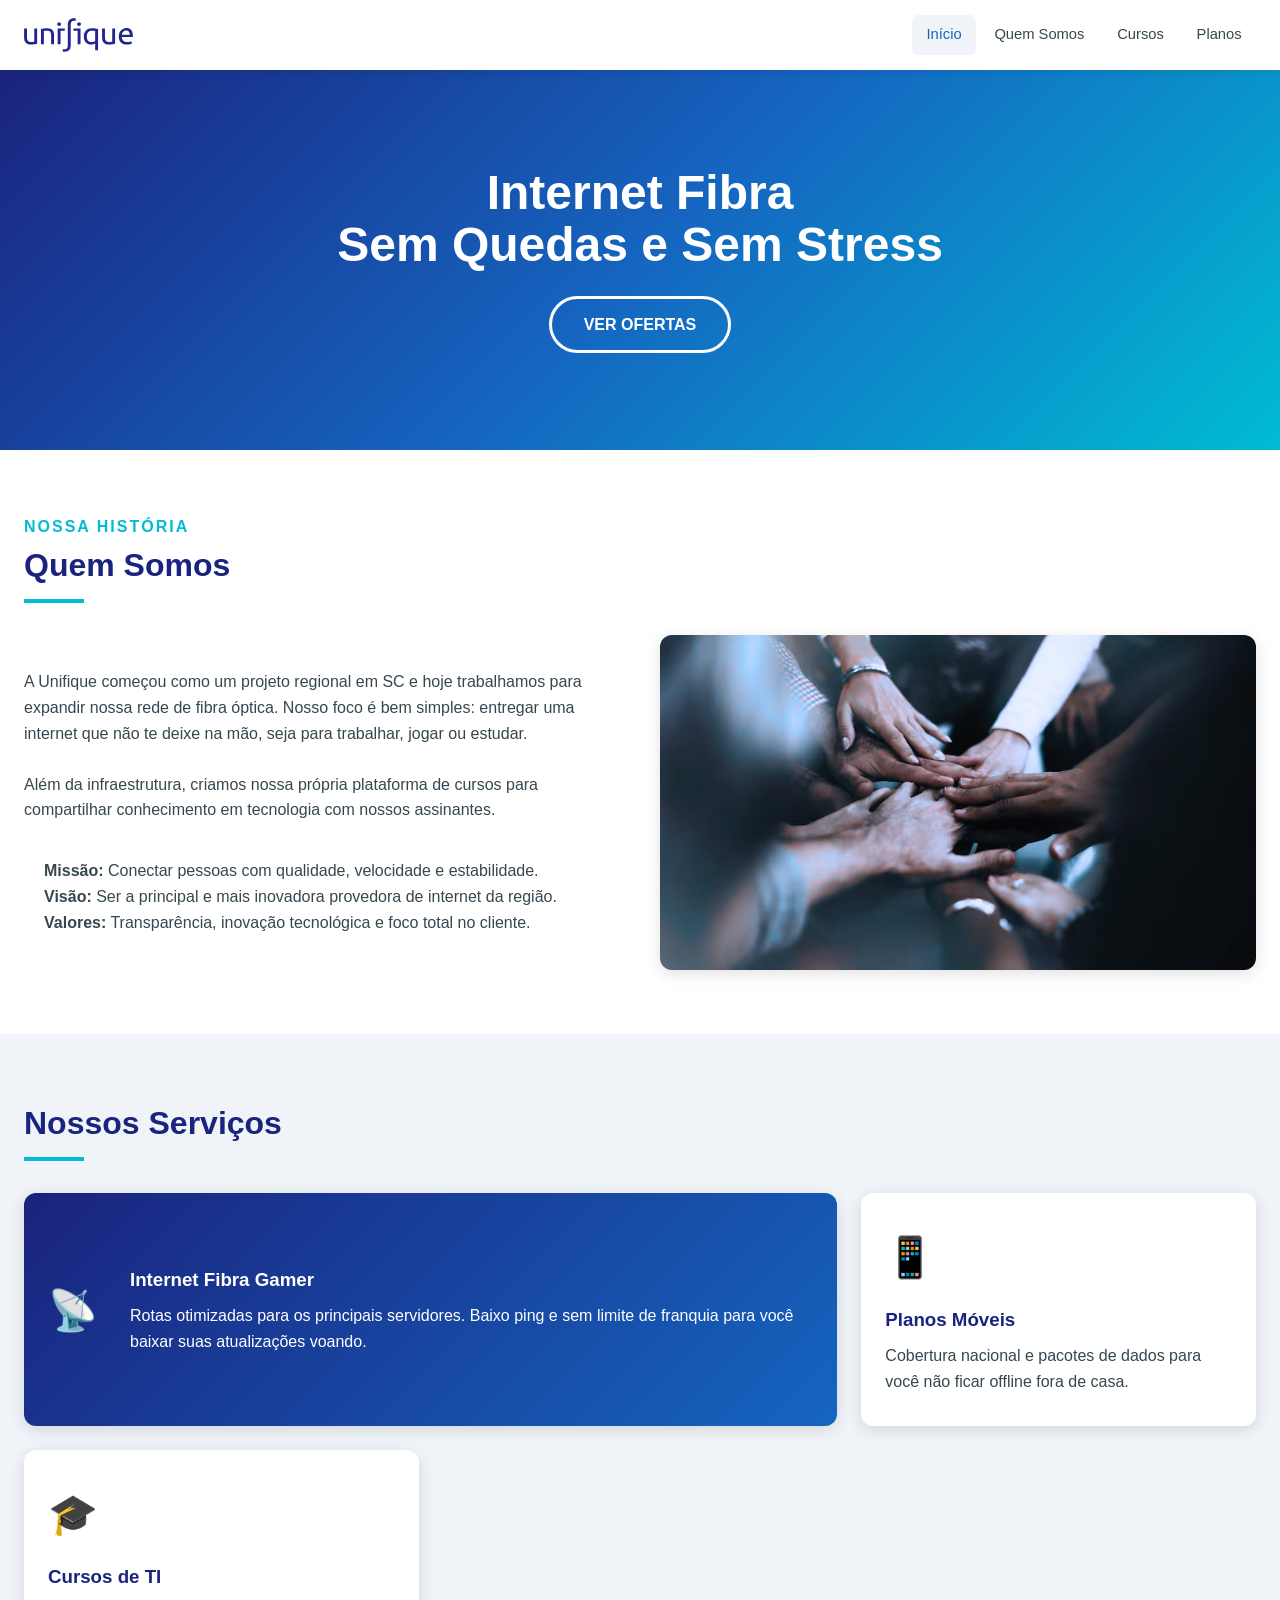
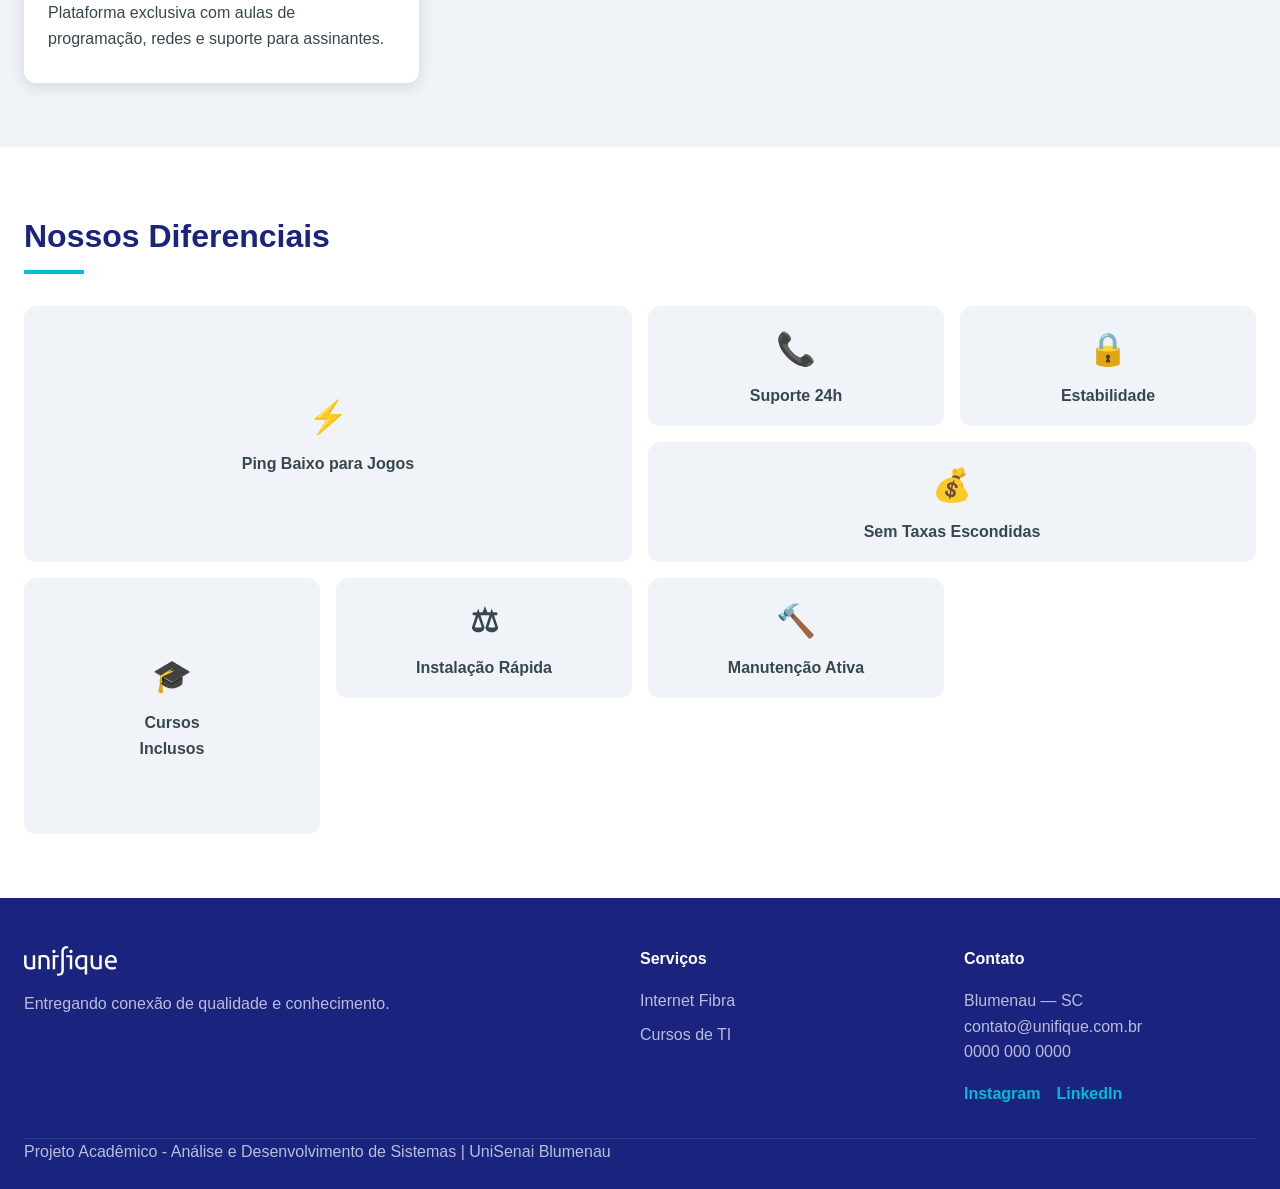
<file: index.html>
<!DOCTYPE html>
<html lang="pt-BR">

<head>
  <meta charset="UTF-8" />
  <meta name="viewport" content="width=device-width, initial-scale=1.0" />
  <title>Unifique — Internet Fibra</title>
  <link rel="stylesheet" href="style.css" />
</head>

<body>

  <div class="site-wrapper">
    <header>
      <div class="header-inner">
        <a href="index.html" class="logo">
          <img src="imagens/logo.svg" alt="Logo Unifique" class="logo-img">
        </a>
        <nav>
          <ul class="nav-list">
            <li><a href="index.html" class="ativo">Início</a></li>
            <li><a href="#quem-somos">Quem Somos</a></li>
            <li><a href="cursos.html">Cursos</a></li>
            <li><a href="produto.html">Planos</a></li>
          </ul>
        </nav>
      </div>
    </header>

    <main>
      <section class="hero">
        <div class="hero-content">
          <h1>Internet Fibra<br>Sem Quedas e Sem Stress</h1>
          <a href="produto.html" class="btn-hero">VER OFERTAS</a>
        </div>
      </section>

      <section class="quem-somos" id="quem-somos">
        <div class="section-container">
          <p class="section-subtitle">Nossa história</p>
          <h2 class="section-title">Quem Somos</h2>
          <div class="section-divider"></div>

          <div class="quem-somos-grid">
            <div class="quem-texto">
              <p>A Unifique começou como um projeto regional em SC e hoje trabalhamos para expandir nossa rede de fibra
                óptica. Nosso foco é bem simples: entregar uma internet que não te deixe na mão, seja para trabalhar,
                jogar ou estudar.</p>
              <br>
              <p>Além da infraestrutura, criamos nossa própria plataforma de cursos para compartilhar conhecimento em
                tecnologia com nossos assinantes.</p>
              <br>
              <ul style="margin-left: 20px; padding-top: 10px;">
                <li><strong>Missão:</strong> Conectar pessoas com qualidade, velocidade e estabilidade.</li>
                <li><strong>Visão:</strong> Ser a principal e mais inovadora provedora de internet da região.</li>
                <li><strong>Valores:</strong> Transparência, inovação tecnológica e foco total no cliente.</li>
              </ul>
            </div>
            <div class="quem-imagem">
              <img src="imagens/quem somos.png" alt="Quem somos">
            </div>
          </div>
        </div>
      </section>

      <section class="servicos" id="servicos">
        <div class="section-container">
          <h2 class="section-title">Nossos Serviços</h2>
          <div class="section-divider"></div>

          <div class="servicos-grid">
            <article class="servico-card premium">
              <div class="servico-icone">&#128225;</div>
              <div>
                <h3>Internet Fibra Gamer</h3>
                <p>Rotas otimizadas para os principais servidores. Baixo ping e sem limite de franquia para você baixar
                  suas atualizações voando.</p>
              </div>
            </article>

            <article class="servico-card">
              <div class="servico-icone">&#128241;</div>
              <h3>Planos Móveis</h3>
              <p>Cobertura nacional e pacotes de dados para você não ficar offline fora de casa.</p>
            </article>

            <article class="servico-card">
              <div class="servico-icone">&#127891;</div>
              <h3>Cursos de TI</h3>
              <p>Plataforma exclusiva com aulas de programação, redes e suporte para assinantes.</p>
            </article>
          </div>
        </div>
      </section>

      <section class="diferenciais" id="diferenciais">
        <div class="section-container">
          <h2 class="section-title">Nossos Diferenciais</h2>
          <div class="section-divider"></div>

          <div class="diferenciais-grid">
            <div class="diferencial-item grande">
              <div class="icon">&#9889;</div>
              <span>Ping Baixo para Jogos</span>
            </div>
            <div class="diferencial-item">
              <div class="icon">&#128222;</div>
              <span>Suporte 24h</span>
            </div>
            <div class="diferencial-item largo">
              <div class="icon">&#128176;</div>
              <span>Sem Taxas Escondidas</span>
            </div>
            <div class="diferencial-item">
              <div class="icon">&#128274;</div>
              <span>Estabilidade</span>
            </div>
            <div class="diferencial-item alto">
              <div class="icon">&#127891;</div>
              <span>Cursos<br>Inclusos</span>
            </div>
            <div class="diferencial-item">
              <div class="icon">&#9878;</div>
              <span>Instalação Rápida</span>
            </div>
            <div class="diferencial-item">
              <div class="icon">&#128296;</div>
              <span>Manutenção Ativa</span>
            </div>
          </div>
        </div>
      </section>
    </main>

    <footer>
      <div class="footer-grid">
        <div class="footer-col">
          <img src="imagens/logo.svg" alt="Unifique"
            style="height: 30px; margin-bottom: 15px; filter: brightness(0) invert(1);">
          <p>Entregando conexão de qualidade e conhecimento.</p>
        </div>
        <div class="footer-col">
          <h4>Serviços</h4>
          <ul>
            <li><a href="produto.html">Internet Fibra</a></li>
            <li><a href="cursos.html">Cursos de TI</a></li>
          </ul>
        </div>
        <div class="footer-col">
          <h4>Contato</h4>
          <p>Blumenau — SC</p>
          <p>contato@unifique.com.br</p>
          <p>0000 000 0000</p>
          <div class="redes-sociais">
            <a href="#">Instagram</a>
            <a href="#">LinkedIn</a>
          </div>
        </div>
      </div>
      <div class="footer-bottom">
        <p>Projeto Acadêmico - Análise e Desenvolvimento de Sistemas | UniSenai Blumenau</p>
      </div>
    </footer>
  </div>

</body>

</html>
</file>
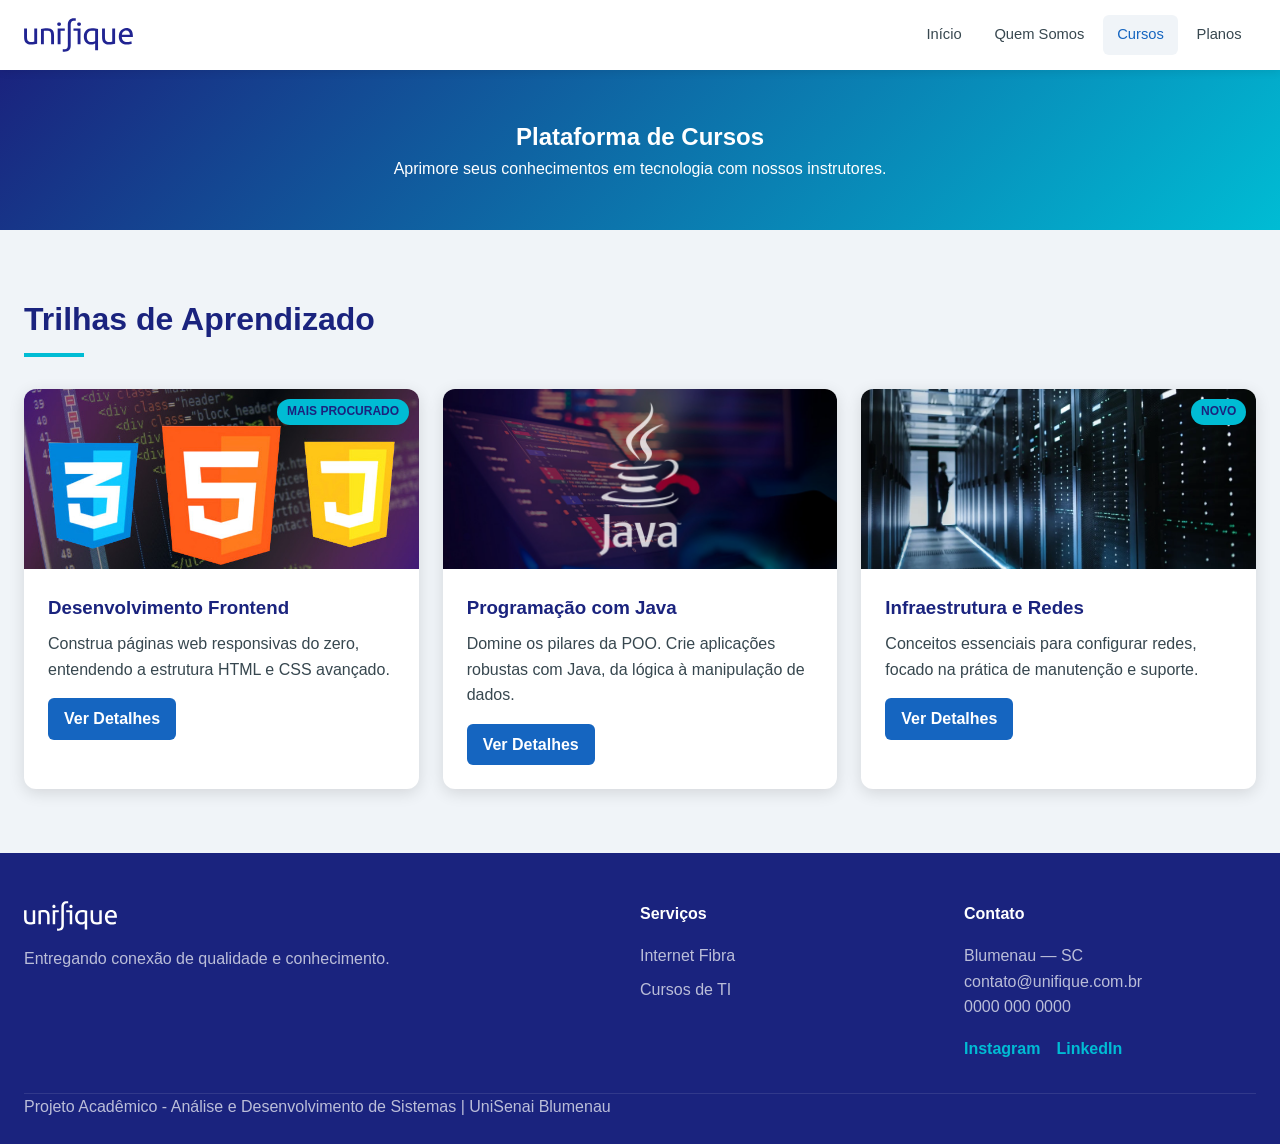
<file: cursos.html>
<!DOCTYPE html>
<html lang="pt-BR">

<head>
  <meta charset="UTF-8" />
  <meta name="viewport" content="width=device-width, initial-scale=1.0" />
  <title>Cursos Online — Unifique</title>
  <link rel="stylesheet" href="style.css" />
</head>

<body>

  <div class="site-wrapper">
    <header>
      <div class="header-inner">
        <a href="index.html" class="logo">
          <img src="imagens/logo.svg" alt="Logo Unifique" class="logo-img">
        </a>
        <nav>
          <ul class="nav-list">
            <li><a href="index.html">Início</a></li>
            <li><a href="index.html#quem-somos">Quem Somos</a></li>
            <li><a href="cursos.html" class="ativo">Cursos</a></li>
            <li><a href="produto.html">Planos</a></li>
          </ul>
        </nav>
      </div>
    </header>

    <main>
      <section class="cursos-hero">
        <h1>Plataforma de Cursos</h1>
        <p>Aprimore seus conhecimentos em tecnologia com nossos instrutores.</p>
      </section>

      <section class="cursos-lista">
        <div class="section-container">
          <h2 class="section-title">Trilhas de Aprendizado</h2>
          <div class="section-divider"></div>

          <div class="cursos-grid">
            <article class="curso-card">
              <div class="curso-card-img">
                <span class="curso-badge">Mais Procurado</span>
                <img src="imagens/cursos/frontend.jpg" alt="Código na tela">
              </div>
              <div class="curso-card-body">
                <h3>Desenvolvimento Frontend</h3>
                <p>Construa páginas web responsivas do zero, entendendo a estrutura HTML e CSS avançado.</p>
                <a href="#" class="btn-comprar">Ver Detalhes</a>
              </div>
            </article>

            <article class="curso-card">
              <div class="curso-card-img">
                <img src="imagens/cursos/backend.jpg" alt="Linguagem Java">
              </div>
              <div class="curso-card-body">
                <h3>Programação com Java</h3>
                <p>Domine os pilares da POO. Crie aplicações robustas com Java, da lógica à manipulação de dados.</p>
                <a href="#" class="btn-comprar">Ver Detalhes</a>
              </div>
            </article>

            <article class="curso-card">
              <div class="curso-card-img">
                <span class="curso-badge">Novo</span>
                <img src="imagens/cursos/redes.webp" alt="Servidores de Rede">
              </div>
              <div class="curso-card-body">
                <h3>Infraestrutura e Redes</h3>
                <p>Conceitos essenciais para configurar redes, focado na prática de manutenção e suporte.</p>
                <a href="#" class="btn-comprar">Ver Detalhes</a>
              </div>
            </article>
          </div>
        </div>
      </section>
    </main>

    <footer>
      <div class="footer-grid">
        <div class="footer-col">
          <img src="imagens/logo.svg" alt="Unifique"
            style="height: 30px; margin-bottom: 15px; filter: brightness(0) invert(1);">
          <p>Entregando conexão de qualidade e conhecimento.</p>
        </div>
        <div class="footer-col">
          <h4>Serviços</h4>
          <ul>
            <li><a href="produto.html">Internet Fibra</a></li>
            <li><a href="cursos.html">Cursos de TI</a></li>
          </ul>
        </div>
        <div class="footer-col">
          <h4>Contato</h4>
          <p>Blumenau — SC</p>
          <p>contato@unifique.com.br</p>
          <p>0000 000 0000</p>
          <div class="redes-sociais">
            <a href="#">Instagram</a>
            <a href="#">LinkedIn</a>
          </div>
        </div>
      </div>
      <div class="footer-bottom">
        <p>Projeto Acadêmico - Análise e Desenvolvimento de Sistemas | UniSenai Blumenau</p>
      </div>
    </footer>
  </div>

</body>

</html>
</file>
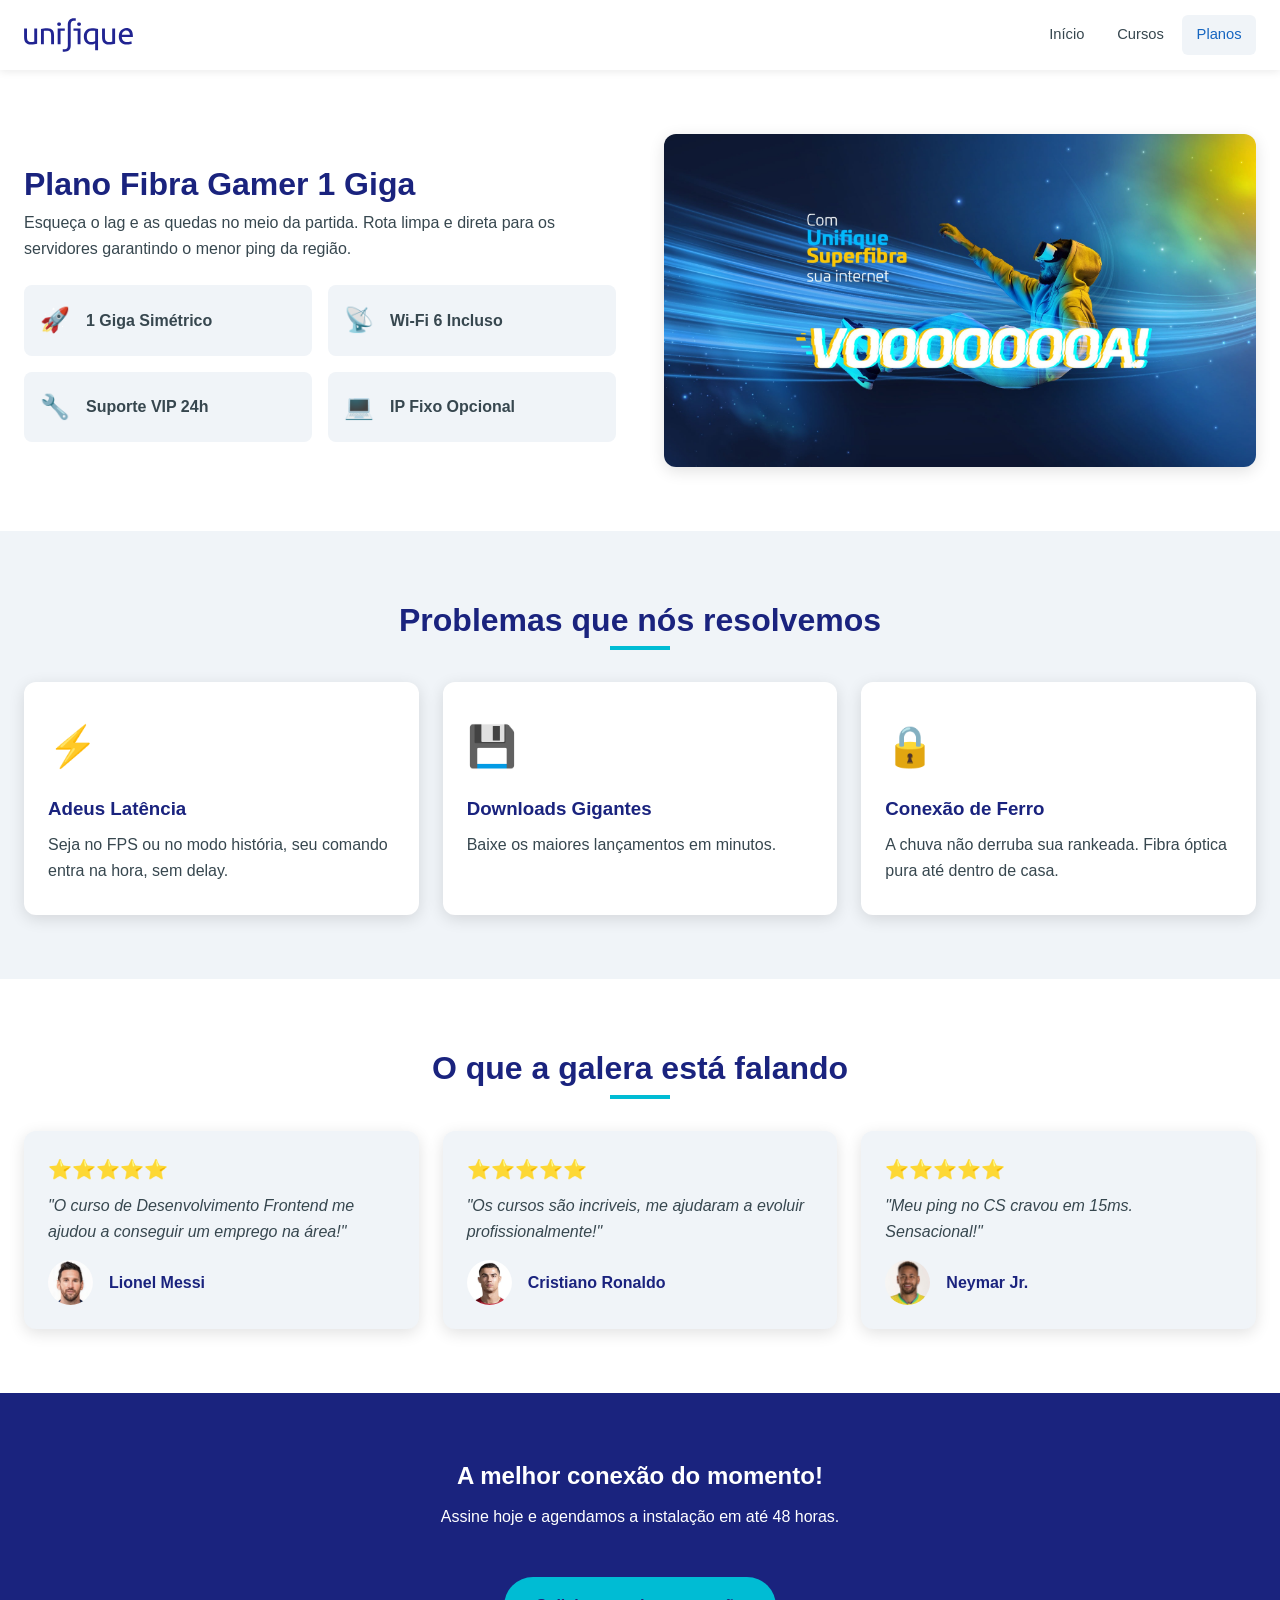
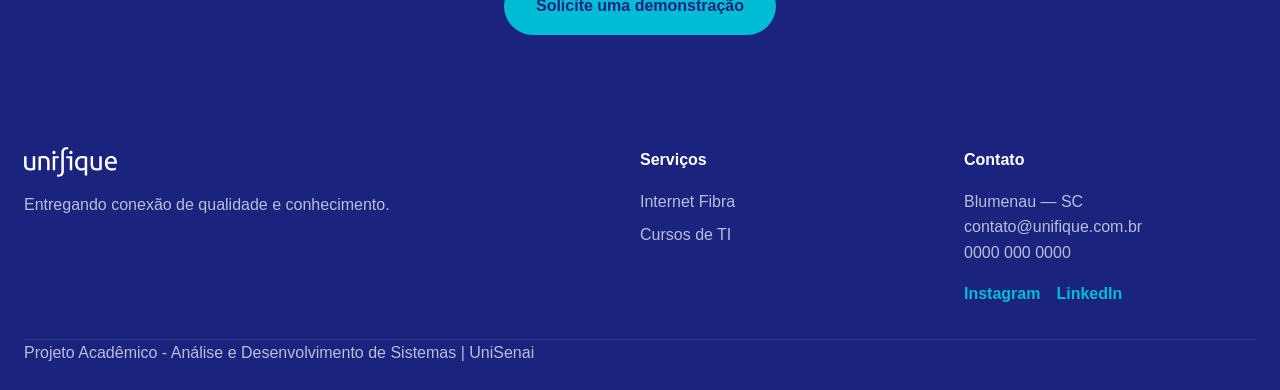
<file: produto.html>
<!DOCTYPE html>
<html lang="pt-BR">
<head>
  <meta charset="UTF-8" />
  <meta name="viewport" content="width=device-width, initial-scale=1.0" />
  <title>Plano Gamer — Unifique</title>
  <link rel="stylesheet" href="style.css" />
</head>
<body>

<div class="site-wrapper">
  <header>
    <div class="header-inner">
      <a href="index.html" class="logo">
        <img src="imagens/logo.svg" alt="Logo Unifique" class="logo-img">
      </a>
      <nav>
        <ul class="nav-list">
          <li><a href="index.html">Início</a></li>
          <li><a href="cursos.html">Cursos</a></li>
          <li><a href="produto.html" class="ativo">Planos</a></li>
        </ul>
      </nav>
    </div>
  </header>

  <main>
    <section class="produto-apresentacao">
      <div class="section-container">
        <div class="produto-grid">
          <div>
            <h1 class="section-title">Plano Fibra Gamer 1 Giga</h1>
            <p>Esqueça o lag e as quedas no meio da partida. Rota limpa e direta para os servidores garantindo o menor ping da região.</p>
            
            <div class="specs-grid">
              <div class="spec-item">
                <span style="font-size: 1.5rem;">&#128640;</span>
                <strong>1 Giga Simétrico</strong>
              </div>
              <div class="spec-item">
                <span style="font-size: 1.5rem;">&#128225;</span>
                <strong>Wi-Fi 6 Incluso</strong>
              </div>
              <div class="spec-item">
                <span style="font-size: 1.5rem;">&#128295;</span>
                <strong>Suporte VIP 24h</strong>
              </div>
              <div class="spec-item">
                <span style="font-size: 1.5rem;">&#128187;</span>
                <strong>IP Fixo Opcional</strong>
              </div>
            </div>
          </div>
          <img src="imagens/banner.jpg" alt="Banner">
        </div>
      </div>
    </section>

    <section class="produto-beneficios">
      <div class="section-container">
        <h2 class="section-title" style="text-align:center;">Problemas que nós resolvemos</h2>
        <div class="section-divider" style="margin: 0 auto 2rem;"></div>
        
        <div class="beneficios-grid">
          <article class="servico-card">
            <div class="servico-icone">&#9889;</div>
            <h3>Adeus Latência</h3>
            <p>Seja no FPS ou no modo história, seu comando entra na hora, sem delay.</p>
          </article>
          <article class="servico-card">
            <div class="servico-icone">&#128190;</div>
            <h3>Downloads Gigantes</h3>
            <p>Baixe os maiores lançamentos em minutos.</p>
          </article>
          <article class="servico-card">
            <div class="servico-icone">&#128274;</div>
            <h3>Conexão de Ferro</h3>
            <p>A chuva não derruba sua rankeada. Fibra óptica pura até dentro de casa.</p>
          </article>
        </div>
      </div>
    </section>

    <section class="produto-depoimentos">
      <div class="section-container">
        <h2 class="section-title" style="text-align:center;">O que a galera está falando</h2>
        <div class="section-divider" style="margin: 0 auto 2rem;"></div>
        
        <div class="depoimentos-grid">
          <article class="depoimento-card">
            <div class="depoimento-nota">⭐⭐⭐⭐⭐</div>
            <p class="depoimento-texto">"O curso de Desenvolvimento Frontend me ajudou a conseguir um emprego na área!"</p>
            <div class="depoimento-autor-box">
              <img src="imagens/avatar/messi.jpg" alt="Foto do Messi" class="depoimento-foto">
              <strong class="depoimento-nome">Lionel Messi</strong>
            </div>
          </article>
          
          <article class="depoimento-card">
            <div class="depoimento-nota">⭐⭐⭐⭐⭐</div>
            <p class="depoimento-texto">"Os cursos são incriveis, me ajudaram a evoluir profissionalmente!"</p>
            <div class="depoimento-autor-box">
              <img src="imagens/avatar/cr7.jpg" alt="Foto da Cr7" class="depoimento-foto">
              <strong class="depoimento-nome">Cristiano Ronaldo</strong>
            </div>
          </article>
          
          <article class="depoimento-card">
            <div class="depoimento-nota">⭐⭐⭐⭐⭐</div>
            <p class="depoimento-texto">"Meu ping no CS cravou em 15ms. Sensacional!"</p>
            <div class="depoimento-autor-box">
              <img src="imagens/avatar/neymar.jpg" alt="Foto do Ney" class="depoimento-foto">
              <strong class="depoimento-nome">Neymar Jr.</strong>
            </div>
          </article>
        </div>
      </div>
    </section>

    <section class="produto-cta">
      <h2>A melhor conexão do momento!</h2>
      <p style="margin-top:0.5rem; margin-bottom: 1.5rem;">Assine hoje e agendamos a instalação em até 48 horas.</p>
      <a href="#" class="btn-cta">Solicite uma demonstração</a>
    </section>
  </main>

  <footer>
    <div class="footer-grid">
      <div class="footer-col">
        <img src="imagens/logo.svg" alt="Unifique" style="height: 30px; margin-bottom: 15px; filter: brightness(0) invert(1);">
        <p>Entregando conexão de qualidade e conhecimento.</p>
      </div>
      <div class="footer-col">
        <h4>Serviços</h4>
        <ul>
          <li><a href="produto.html">Internet Fibra</a></li>
          <li><a href="cursos.html">Cursos de TI</a></li>
        </ul>
      </div>
      <div class="footer-col">
        <h4>Contato</h4>
        <p>Blumenau — SC</p>
        <p>contato@unifique.com.br</p>
        <p>0000 000 0000</p>
        <div class="redes-sociais">
          <a href="#">Instagram</a>
          <a href="#">LinkedIn</a>
        </div>
      </div>
    </div>
    <div class="footer-bottom">
      <p>Projeto Acadêmico - Análise e Desenvolvimento de Sistemas | UniSenai </p>
    </div>
  </footer>
</div>

</body>
</html>
</file>
<file: style.css>
/*Reset & Variáveis*/
*,
*::before,
*::after {
  box-sizing: border-box;
  margin: 0;
  padding: 0;
}

:root {
  --azul-escuro: #1a237e;
  --azul-medio: #1565c0;
  --azul-claro: #1e88e5;
  --ciano: #00bcd4;
  --branco: #ffffff;
  --cinza-claro: #f0f4f8;
  --cinza-medio: #b0bec5;
  --cinza-texto: #37474f;
  --sombra: 0 4px 16px rgba(0, 0, 0, 0.12);
  --radius: 12px;
  --transicao: 0.3s ease;
  --fonte-corpo: 'Segoe UI', 'Roboto', Arial, sans-serif;
}

html {
  scroll-behavior: smooth;
}

body {
  font-family: var(--fonte-corpo);
  color: var(--cinza-texto);
  background: var(--branco);
  line-height: 1.6;
}

a {
  text-decoration: none;
  color: inherit;
}

ul {
  list-style: none;
}

img {
  max-width: 100%;
  display: block;
}

/*Layout Principal*/
.site-wrapper {
  display: grid;
  grid-template-areas: "header" "main" "footer";
  grid-template-rows: auto 1fr auto;
  min-height: 100vh;
}

/*Header & Nav*/
header {
  grid-area: header;
  background: var(--branco);
  box-shadow: 0 2px 8px rgba(0, 0, 0, 0.08);
  position: sticky;
  top: 0;
  z-index: 100;
}

.header-inner {
  display: grid;
  grid-template-columns: auto 1fr;
  grid-template-areas: "logo nav";
  align-items: center;
  max-width: 1280px;
  margin: 0 auto;
  padding: 0 1.5rem;
  height: 70px;
  gap: 1rem;
}

.logo {
  grid-area: logo;
  display: flex;
  align-items: center;
}

.logo-img {
  height: 35px;
  width: auto;
  object-fit: contain;
}

nav {
  grid-area: nav;
}

.nav-list {
  display: grid;
  grid-auto-flow: column;
  grid-auto-columns: max-content;
  gap: 0.25rem;
  justify-content: end;
}

.nav-list li a {
  display: block;
  padding: 0.5rem 0.9rem;
  font-size: 0.92rem;
  font-weight: 500;
  border-radius: 6px;
  transition: all var(--transicao);
}

.nav-list li a:hover,
.nav-list li a.ativo {
  background: var(--cinza-claro);
  color: var(--azul-medio);
}

/*Main & Hero*/
main {
  grid-area: main;
}

.hero {
  background: linear-gradient(135deg, var(--azul-escuro) 0%, var(--azul-medio) 50%, var(--ciano) 100%);
  min-height: 380px;
  display: grid;
  place-items: center;
  text-align: center;
  padding: 3rem 1.5rem;
}

.hero-content h1 {
  color: var(--branco);
  font-size: clamp(2rem, 5vw, 3rem);
  font-weight: 800;
  margin-bottom: 1.5rem;
  line-height: 1.1;
}

.btn-hero {
  display: inline-block;
  border: 3px solid var(--branco);
  color: var(--branco);
  padding: 0.8rem 2rem;
  border-radius: 50px;
  font-weight: 700;
  text-transform: uppercase;
  transition: all var(--transicao);
}

.btn-hero:hover {
  background: var(--branco);
  color: var(--azul-escuro);
}

/*Seções*/
.section-container {
  max-width: 1280px;
  margin: 0 auto;
}

.section-title {
  font-size: 2rem;
  font-weight: 800;
  color: var(--azul-escuro);
}

.section-subtitle {
  color: var(--ciano);
  font-weight: 600;
  text-transform: uppercase;
  letter-spacing: 2px;
}

.section-divider {
  width: 60px;
  height: 4px;
  background: var(--ciano);
  margin: 0.5rem 0 2rem;
}

/*Quem Somos*/
.quem-somos {
  padding: 4rem 1.5rem;
  background: var(--branco);
}

.quem-somos-grid {
  display: grid;
  grid-template-columns: 1fr 1fr;
  gap: 2.5rem;
  align-items: center;
}

.quem-imagem img {
  border-radius: var(--radius);
  box-shadow: var(--sombra);
}

/*Serviços*/
.servicos {
  padding: 4rem 1.5rem;
  background: var(--cinza-claro);
}

.servicos-grid {
  display: grid;
  grid-template-columns: repeat(3, 1fr);
  gap: 1.5rem;
}

.servico-card {
  background: var(--branco);
  border-radius: var(--radius);
  padding: 2rem 1.5rem;
  box-shadow: var(--sombra);
  transition: transform var(--transicao);
}

.servico-card:hover {
  transform: translateY(-5px);
}

.servico-card h3 {
  color: var(--azul-escuro);
  margin: 1rem 0 0.5rem;
}

.servico-icone {
  font-size: 2.5rem;
}

.servico-card.premium {
  grid-column: span 2;
  background: linear-gradient(135deg, var(--azul-escuro), var(--azul-medio));
  color: var(--branco);
  display: flex;
  align-items: center;
  gap: 2rem;
}

.servico-card.premium h3 {
  color: var(--branco);
  margin-top: 0;
}

/*Diferenciais*/
.diferenciais {
  padding: 4rem 1.5rem;
  background: var(--branco);
}

.diferenciais-grid {
  display: grid;
  grid-template-columns: repeat(4, 1fr);
  grid-auto-rows: 120px;
  grid-auto-flow: dense;
  gap: 1rem;
}

.diferencial-item {
  background: var(--cinza-claro);
  border-radius: var(--radius);
  display: flex;
  flex-direction: column;
  align-items: center;
  justify-content: center;
  gap: 0.5rem;
  font-weight: 600;
  text-align: center;
  transition: all var(--transicao);
}

.diferencial-item:hover {
  background: var(--ciano);
  color: var(--branco);
}

.diferencial-item .icon {
  font-size: 2rem;
}

.diferencial-item.largo {
  grid-column: span 2;
}

.diferencial-item.alto {
  grid-row: span 2;
}

.diferencial-item.grande {
  grid-column: span 2;
  grid-row: span 2;
}

/*Cursos*/
.cursos-hero {
  background: linear-gradient(135deg, var(--azul-escuro), var(--ciano));
  padding: 3rem 1.5rem;
  text-align: center;
  color: var(--branco);
}

.cursos-lista {
  padding: 4rem 1.5rem;
  background: var(--cinza-claro);
}

.cursos-grid {
  display: grid;
  grid-template-columns: repeat(3, 1fr);
  gap: 1.5rem;
}

.curso-card {
  background: var(--branco);
  border-radius: var(--radius);
  overflow: hidden;
  box-shadow: var(--sombra);
}

.curso-card-img {
  height: 180px;
  position: relative;
}

.curso-card-img img {
  width: 100%;
  height: 100%;
  object-fit: cover;
}

.curso-badge {
  position: absolute;
  top: 10px;
  right: 10px;
  background: var(--ciano);
  color: var(--azul-escuro);
  font-size: 0.75rem;
  font-weight: bold;
  padding: 0.2rem 0.6rem;
  border-radius: 20px;
  text-transform: uppercase;
}

.curso-card-body {
  padding: 1.5rem;
}

.curso-card-body h3 {
  color: var(--azul-escuro);
  margin-bottom: 0.5rem;
}

.btn-comprar {
  display: inline-block;
  margin-top: 1rem;
  background: var(--azul-medio);
  color: var(--branco);
  padding: 0.5rem 1rem;
  border-radius: 6px;
  font-weight: bold;
}

/*Produto Interno*/
.produto-apresentacao {
  padding: 4rem 1.5rem;
  background: var(--branco);
}

.produto-grid {
  display: grid;
  grid-template-columns: 1fr 1fr;
  gap: 3rem;
  align-items: center;
}

.produto-grid img {
  border-radius: var(--radius);
  box-shadow: var(--sombra);
}

.specs-grid {
  display: grid;
  grid-template-columns: 1fr 1fr;
  gap: 1rem;
  margin-top: 1.5rem;
}

.spec-item {
  display: flex;
  align-items: center;
  gap: 1rem;
  background: var(--cinza-claro);
  padding: 1rem;
  border-radius: 8px;
}

/*BENEFÍCIOS*/
.produto-beneficios {
  padding: 4rem 1.5rem;
  background: var(--cinza-claro);
}

.beneficios-grid {
  display: grid;
  grid-template-columns: repeat(3, 1fr);
  gap: 1.5rem;
}

/*FOTOS E NOTAS*/
.produto-depoimentos {
  padding: 4rem 1.5rem;
  background: var(--branco);
}

.depoimentos-grid {
  display: grid;
  grid-template-columns: repeat(3, 1fr);
  gap: 1.5rem;
}

.depoimento-card {
  background: var(--cinza-claro);
  padding: 1.5rem;
  border-radius: var(--radius);
  box-shadow: var(--sombra);
  display: flex;
  flex-direction: column;
}

.depoimento-nota {
  color: #f39c12;
  margin-bottom: 0.5rem;
  font-size: 1.2rem;
}

.depoimento-texto {
  flex-grow: 1;
  font-style: italic;
  margin-bottom: 1rem;
}

.depoimento-autor-box {
  display: flex;
  align-items: center;
  gap: 1rem;
  margin-top: auto;
}

.depoimento-foto {
  width: 45px;
  height: 45px;
  border-radius: 50%;
  object-fit: cover;
}

.depoimento-nome {
  color: var(--azul-escuro);
}

.produto-cta {
  padding: 4rem 1.5rem;
  background: var(--azul-escuro);
  text-align: center;
  color: var(--branco);
}

.btn-cta {
  display: inline-block;
  background: var(--ciano);
  color: var(--azul-escuro);
  padding: 1rem 2rem;
  border-radius: 50px;
  font-weight: bold;
  margin-top: 1.5rem;
}

/*Footer*/
footer {
  grid-area: footer;
  background: var(--azul-escuro);
  color: rgba(255, 255, 255, 0.7);
  padding: 3rem 1.5rem 1.5rem;
}

.footer-grid {
  display: grid;
  grid-template-columns: 2fr 1fr 1fr;
  gap: 2rem;
  max-width: 1280px;
  margin: 0 auto;
  padding-bottom: 2rem;
  border-bottom: 1px solid rgba(255, 255, 255, 0.1);
}

.footer-col h4 {
  color: var(--branco);
  margin-bottom: 1rem;
}

.footer-col ul li {
  margin-bottom: 0.5rem;
}

/*REDES SOCIAIS*/
.redes-sociais {
  display: flex;
  gap: 1rem;
  margin-top: 1rem;
}

.redes-sociais a {
  display: inline-block;
  color: var(--ciano);
  font-weight: bold;
}


/* Tablets*/
@media (max-width: 992px) {

  .servicos-grid,
  .cursos-grid,
  .beneficios-grid,
  .depoimentos-grid {
    grid-template-columns: repeat(2, 1fr);
  }

  .servico-card.premium {
    grid-column: span 2;
  }


  .diferenciais-grid {
    grid-template-columns: repeat(2, 1fr);
  }

  .footer-grid {
    grid-template-columns: 1fr 1fr;
  }
}

/* Celulares */
@media (max-width: 768px) {
  .header-inner {
    grid-template-columns: 1fr;
    grid-template-areas: "logo" "nav";
    height: auto;
    padding: 1rem;
    justify-items: center;
    gap: 1rem;
  }

  .nav-list {
    flex-wrap: wrap;
    justify-content: center;
  }

  .quem-somos-grid,
  .produto-grid {
    grid-template-columns: 1fr;
    gap: 2rem;
  }

  .servicos-grid,
  .cursos-grid,
  .beneficios-grid,
  .depoimentos-grid,
  .specs-grid,
  .diferenciais-grid {
    grid-template-columns: 1fr;
  }

  .servico-card.premium {
    grid-column: span 1;
    flex-direction: column;
    text-align: center;
    gap: 1rem;
  }

  .diferencial-item.largo,
  .diferencial-item.grande,
  .diferencial-item.alto {
    grid-column: span 1;
    grid-row: span 1;
  }

  .footer-grid {
    grid-template-columns: 1fr;
    text-align: center;
    gap: 2rem;
  }

  .redes-sociais {
    justify-content: center;
  }


  .hero-content h1 {
    font-size: 2rem;
  }
}
</file>
